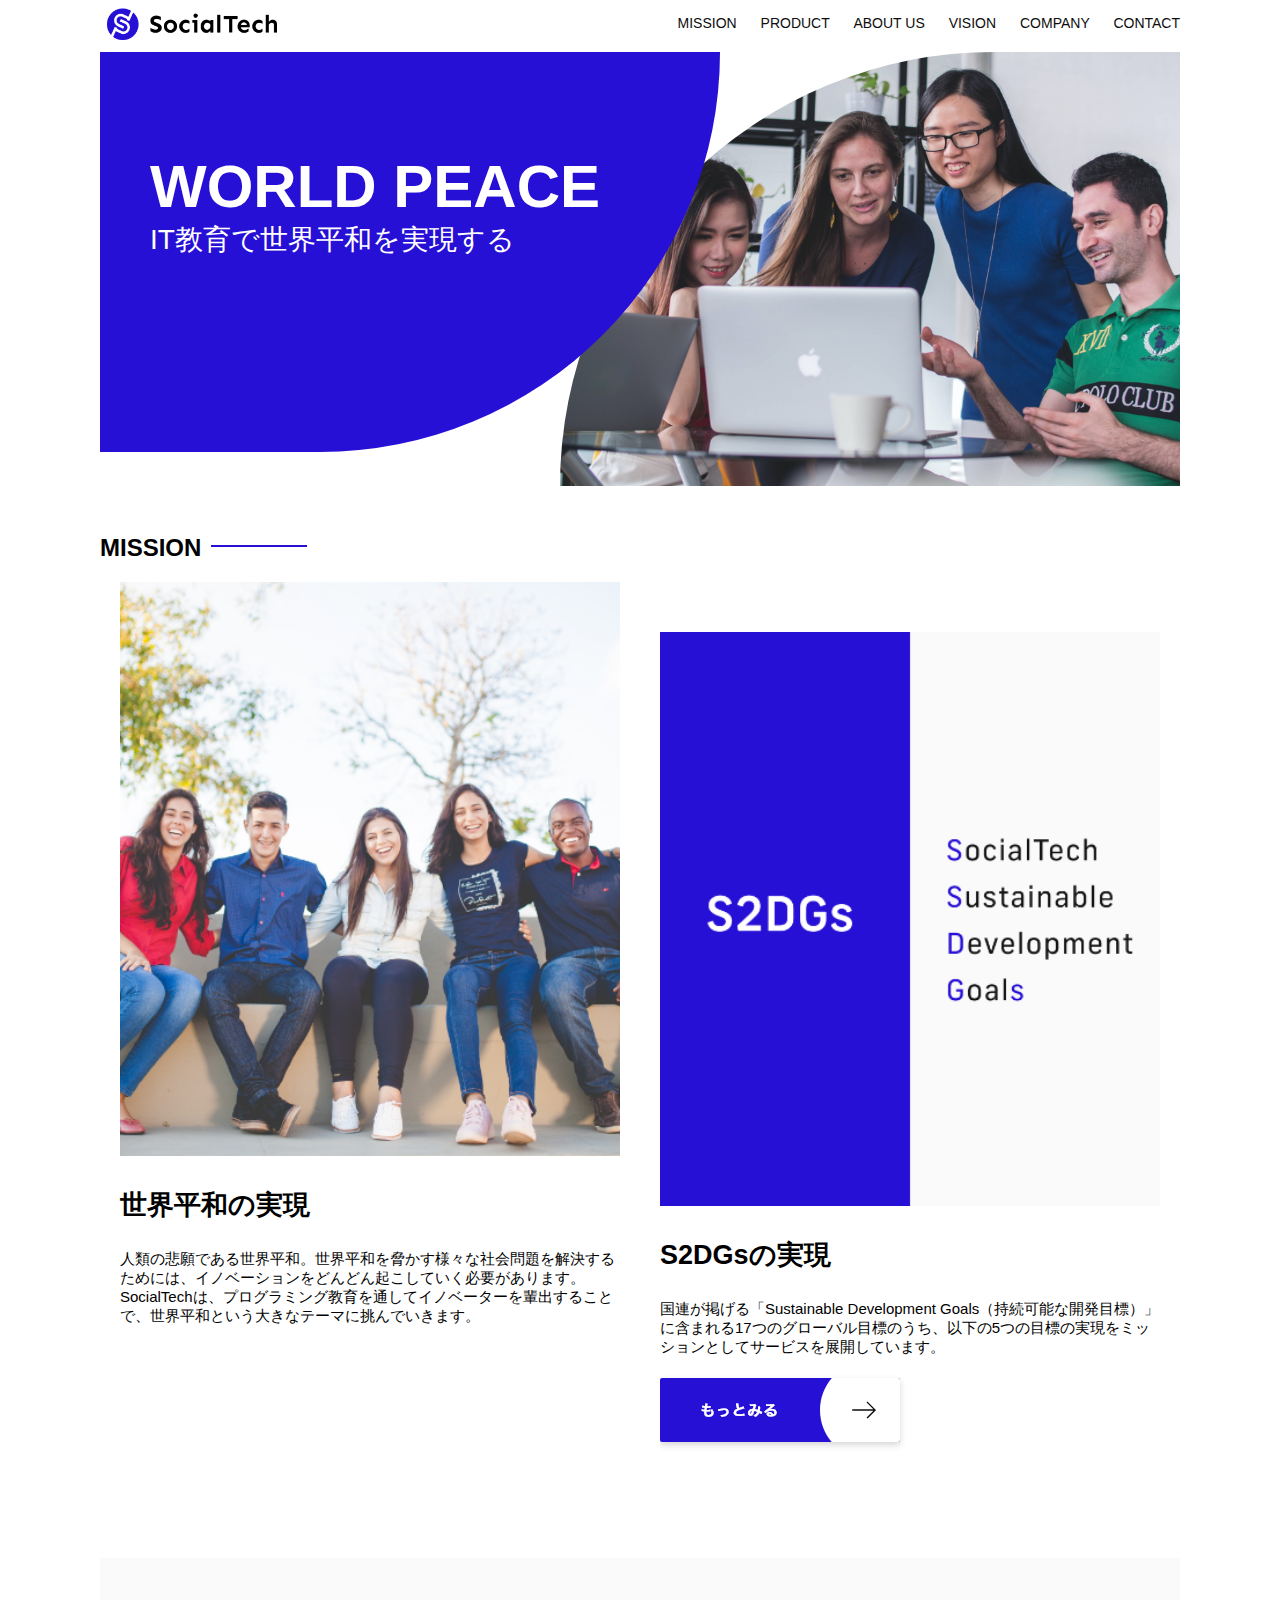
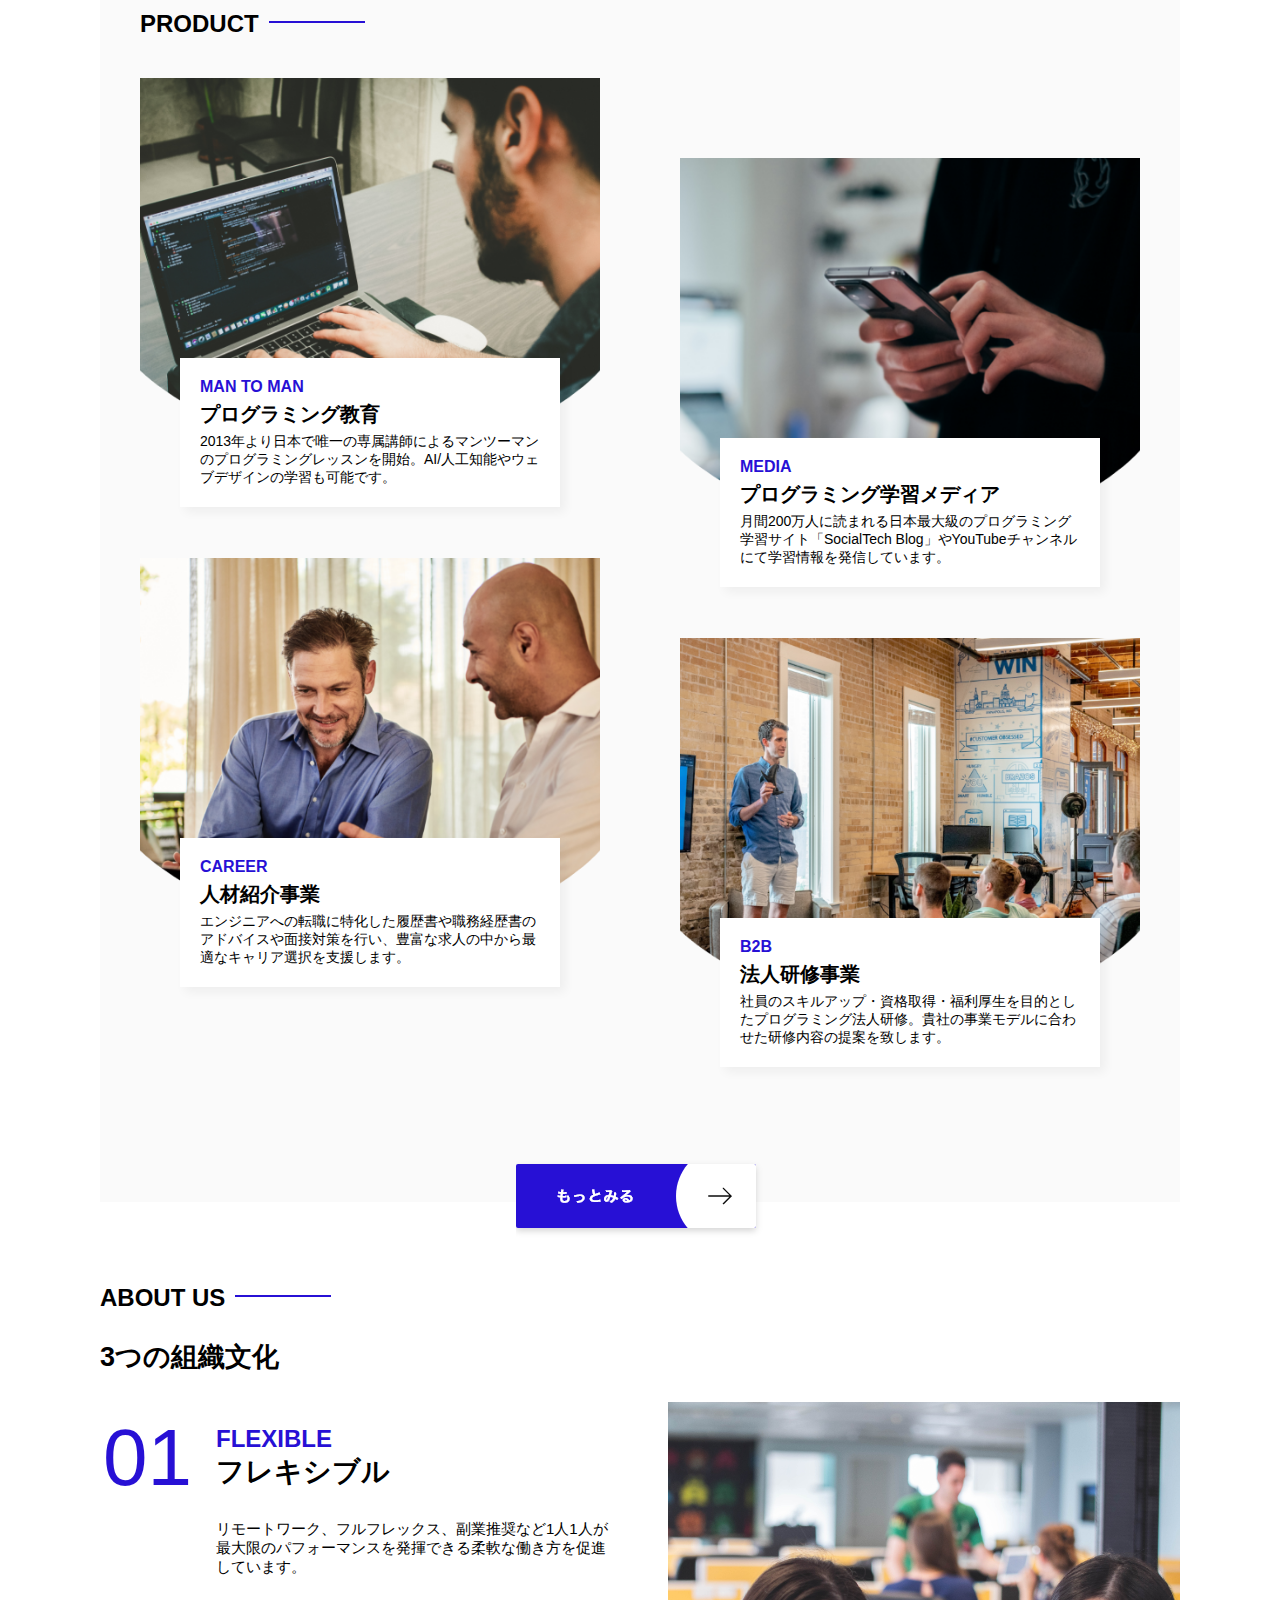
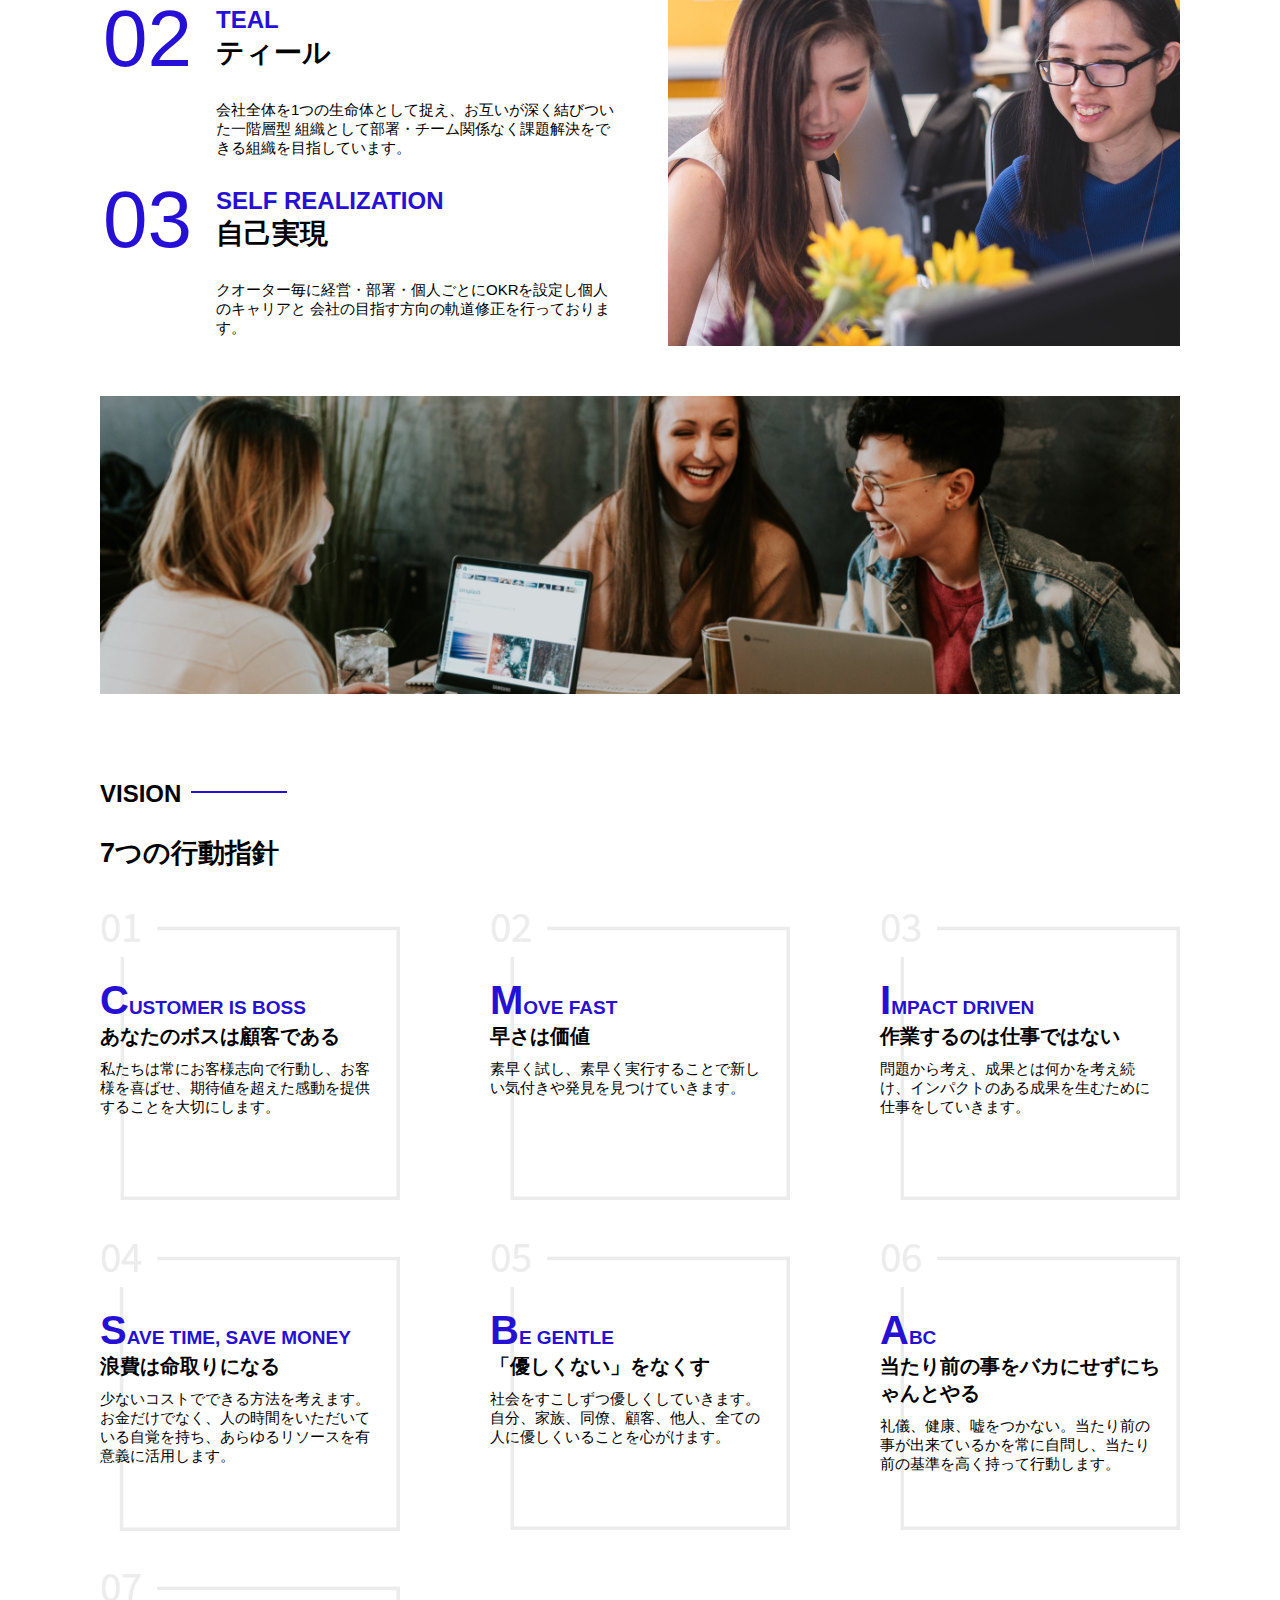
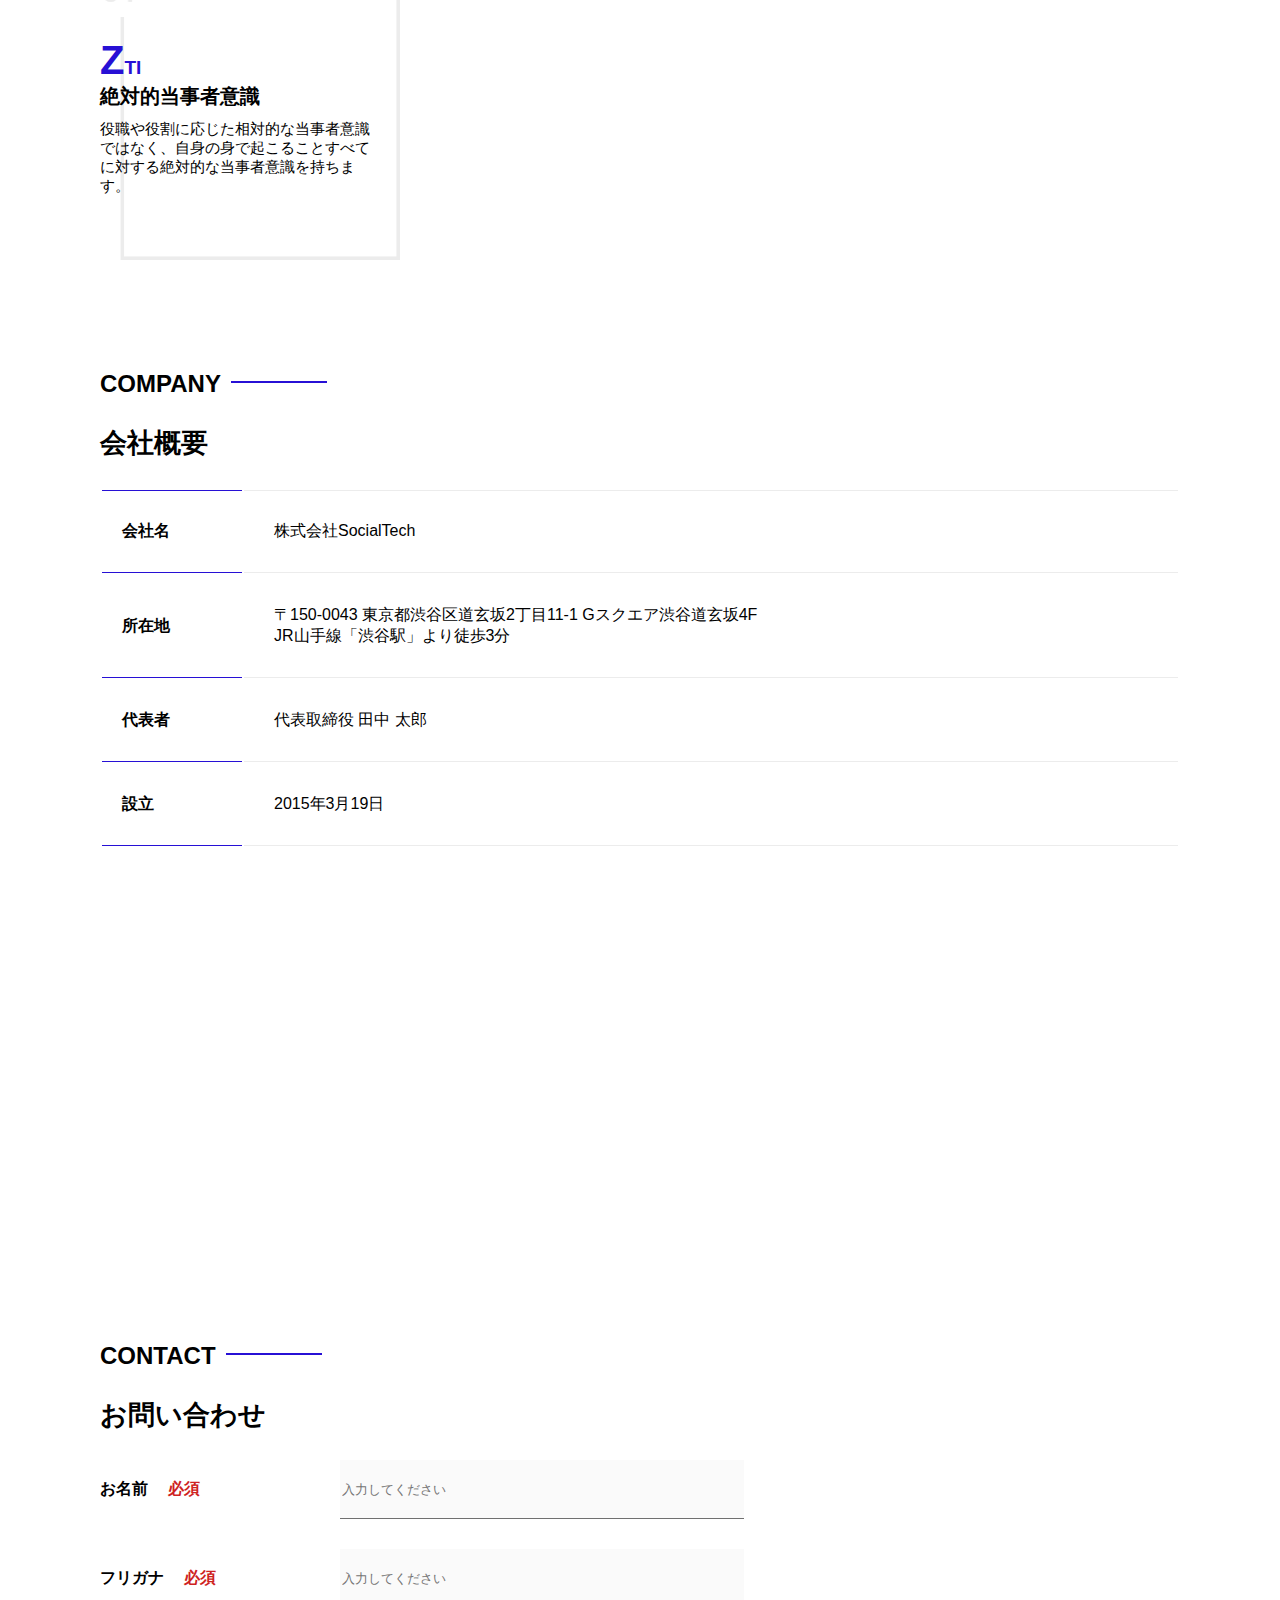
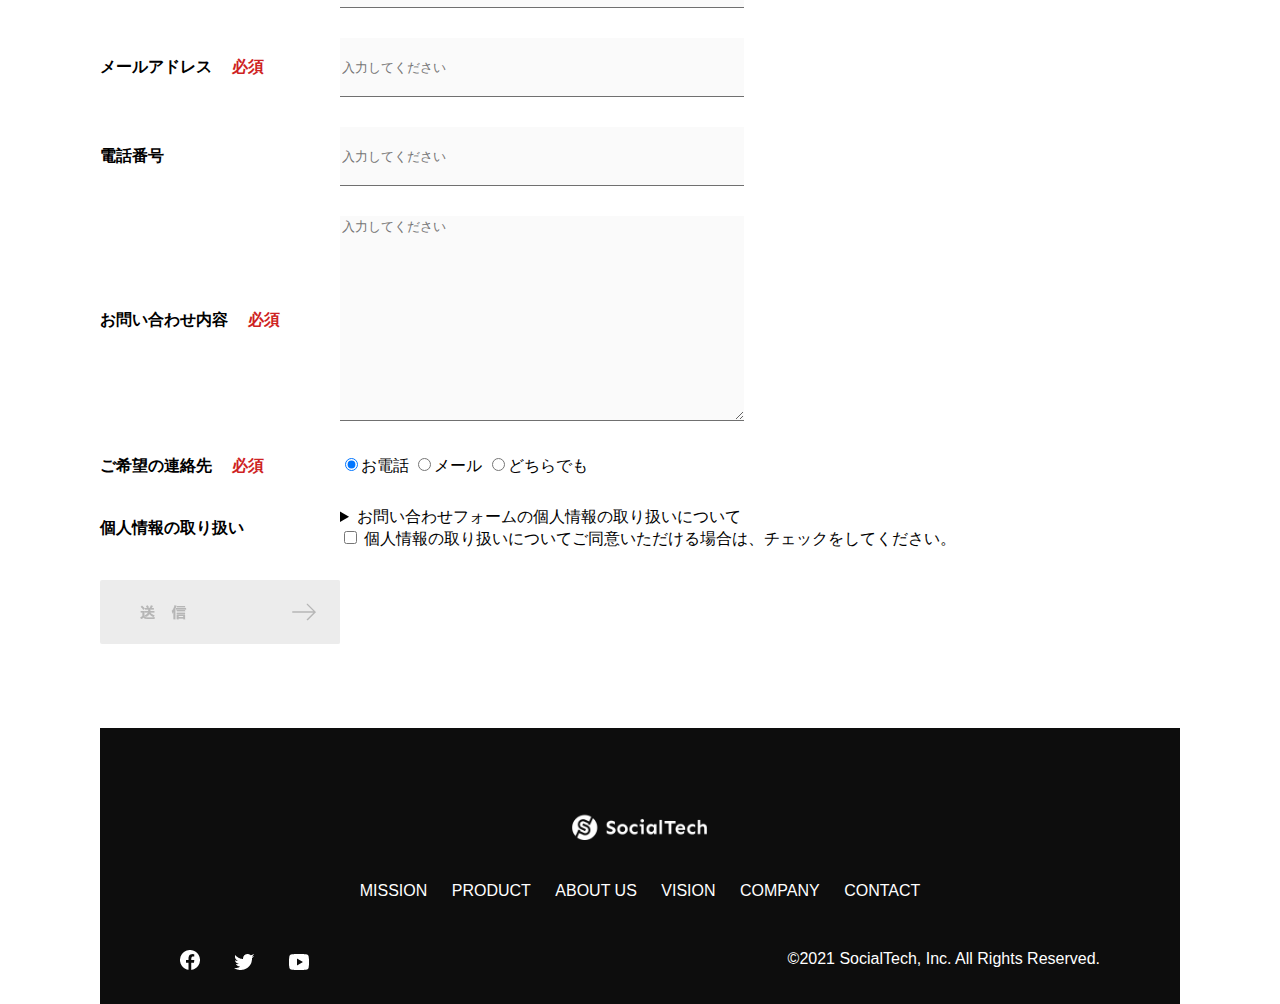
<file: index.html>
<!DOCTYPE html>
<html>
<head>
  <title>SocialTech</title>
  <meta charset="UTF-8">
  <meta name="description" content="SocialTechはEdTech業界のリーディングカンパニーを目指します。">
  <meta name="viewport" content="width=device-width, initial-scale=1.0">
  <link rel="stylesheet" href="style.css">
</head>
<body>
 <!-- ヘッダー -->
    <header>
        <!-- ロゴ -->
        <a href="index.html" id="logo"><img src="images/logo.png" alt="トップページに戻る"></a>
    
         <!-- PC用ナビゲーション -->
         <nav id="nav-pc">
            <a href="mission.html">MISSION</a>
            <a href="product.html">PRODUCT</a>
            <a href="index.html#aboutus">ABOUT US</a>
            <a href="index.html#vision">VISION</a>
            <a href="index.html#company">COMPANY</a>
            <a href="index.html#contact">CONTACT</a>
          </nav>
              <!-- スマホ用メニューボタン -->
     <img id="menu-sp" src="images/button-menu.png" alt="ナビゲーションを開く" onclick="document.getElementById('nav-sp').style.display = 'block'">
        <!-- スマホ用ナビゲーション -->
        <nav id="nav-sp">
          <img id="close" src="images/button-close.png" alt="ナビゲーションを閉じる" onclick="document.getElementById('nav-sp').style.display = 'none'">
          <a id="logo-sp" href="index.html" onclick="document.getElementById('nav-sp').style.display = 'none'"><img
              src="images/logo-sp.png" alt="トップページに戻る"></a>
          <a class="menu" href="mission.html" onclick="document.getElementById('nav-sp').style.display = 'none'">MISSION</a>
          <a class="menu" href="product.html" onclick="document.getElementById('nav-sp').style.display = 'none'">PRODUCT</a>
          <a class="menu" href="index.html#aboutus" onclick="document.getElementById('nav-sp').style.display = 'none'">ABOUT
            US</a>
          <a class="menu" href="index.html#vision"
            onclick="document.getElementById('nav-sp').style.display = 'none'">VISION</a>
          <a class="menu" href="index.html#company"
            onclick="document.getElementById('nav-sp').style.display = 'none'">COMPANY</a>
          <a class="menu" href="index.html#contact"
            onclick="document.getElementById('nav-sp').style.display = 'none'">CONTACT</a>
          <div id="sns">
            <a href="https://www.facebook.com/sejuku2013"><img src="images/button-facebook.png" alt="Facebookのリンク"></a>
            <a href="https://twitter.com/samuraijuku"><img src="images/button-twitter.png" alt="Twitterのリンク"></a>
            <a href="https://www.youtube.com/channel/UCCFOQO5aDK0xXam4cUQXT8g"><img src="images/button-youtube.png" alt="YouTubeのリンク"></a>
          </div>
        </nav>
    </header>
    <main>
        <article>
             <!-- メインビジュアル -->
            <section id="main-visual">
              <div id="main-message">
                <h1>WORLD PEACE</h1>
                <p>IT教育で世界平和を実現する</p>
            </div>
            <img src="images/index/index-main.png" alt="PCの周りに集まる多国籍の仲間たち">
            </section>
             <!--ミッション-->
            <section id="mission">
              <h2 class="index-h2">MISSION</h2>
               <div id="mission-flex">
                <div>
                  <img id="mission-photo" src="images/index/index-mission.png" alt="屋外のベンチで写真を撮影する多国籍の仲間たち">
                  <h3>世界平和の実現</h3>
                  <p>
                    人類の悲願である世界平和。世界平和を脅かす様々な社会問題を解決するためには、イノベーションをどんどん起こしていく必要があります。SocialTechは、プログラミング教育を通してイノベーターを輩出することで、世界平和という大きなテーマに挑んでいきます。
                  </p>
                </div>
                <div>
                  <img id="s2dgs" src="images/index/s2dgs.png" alt="S2DGs">
                  <h3>S2DGsの実現</h3>
                  <p>国連が掲げる「Sustainable Development Goals（持続可能な開発目標）」に含まれる17つのグローバル目標のうち、以下の5つの目標の実現をミッションとしてサービスを展開しています。</p>
                  <a href="mission.html">
                    <img src="images/button-more.png" alt="もっとみる">
                  </a>
                </div>
              </div>
            </section>
  <!-- プロダクト -->
           <section id="product">
              <h2 class="index-h2">PRODUCT</h2>
              <div>
                <div id="product-left">
                  <div>
                    <img class="product-photo" src="images/index/index-mantoman.png" alt="PCでコードを書く男性">
                    <div class="product-explain">
                      <span>MAN TO MAN</span>
                      <h3>プログラミング教育</h3>
                      <p>2013年より日本で唯一の専属講師によるマンツーマンのプログラミングレッスンを開始。AI/人工知能やウェブデザインの学習も可能です。</p>
                    </div>
                  </div>
                  <div>
                    <img class="product-photo" src="images/index/index-career.png" alt="笑顔で話し合う2人の男性">
                    <div class="product-explain">
                      <span>CAREER</span>
                      <h3>人材紹介事業</h3>
                      <p>エンジニアへの転職に特化した履歴書や職務経歴書のアドバイスや面接対策を行い、豊富な求人の中から最適なキャリア選択を支援します。</p>
                    </div>
                  </div>

                </div>
                <div id="product-right">
                  <div>
                    <img class="product-photo" src="images/index/index-media.png" alt="スマートフォンを操作する人">
                    <div class="product-explain">
                      <span>MEDIA</span>
                      <h3>プログラミング学習メディア</h3>
                      <p>月間200万人に読まれる日本最大級のプログラミング学習サイト「SocialTech Blog」やYouTubeチャンネルにて学習情報を発信しています。</p>
                    </div>
                  </div>
                  <div>
                    <img class="product-photo" src="images/index/index-b2b.png" alt="講演中の男性とそれを聴く人々">
                    <div class="product-explain">
                      <span>B2B</span>
                      <h3>法人研修事業</h3>
                      <p>社員のスキルアップ・資格取得・福利厚生を目的としたプログラミング法人研修。貴社の事業モデルに合わせた研修内容の提案を致します。</p>
                    </div>
                  </div>
                </div>
              </div>
              <div>
                <a id="product-more" href="product.html">
                  <img src="images/button-more.png" alt="もっとみる">
                </a>
              </div>
                </div>
              </div>
            </section>
  <!---ABOUT US-->
         <section id="aboutus">
          <h2 class="index-h2">ABOUT US</h2>
          <h3>3つの組織文化</h3>
          <div>
            <table class="culture-table">
              <tr>
                <td>
                  <span class="culture-num">01</span>
                </td>
                <td>
                  <span class="culture-en">FLEXIBLE</span>
                  <span class="culture-jp">フレキシブル</span>
                </td>
              </tr>
              <tr>
                <td>
                  <!--空のセル-->
                </td>
                <td>
                  <p class="culture-description">
                    リモートワーク、フルフレックス、副業推奨など1人1人が最大限のパフォーマンスを発揮できる柔軟な働き方を促進しています。
                  </p>
                </td>
              </tr>
              <tr>
                <td>
                  <span class="culture-num">02</span>
                </td>
                <td>
                  <span class="culture-en">TEAL</span>
                  <span class="culture-jp">ティール</span>   
                </td>
              </tr>
              <tr>
                <td>
                <!--空のセル-->
                </td>
                <td>
                  <p class="culture-description">
                    会社全体を1つの生命体として捉え、お互いが深く結びついた一階層型
                    組織として部署・チーム関係なく課題解決をできる組織を目指しています。
                  </p>
                </td>
              </tr>
              <tr>
                <td>
                  <span class="culture-num">03</span>
                </td>
                <td>
                  <span class="culture-en">SELF REALIZATION</span>
                  <span class="culture-jp">自己実現</span>
                </td>
              </tr>
              <tr>
                <td>
                  <!--空のセル-->
                </td>
                <td>
                  <p class="culture-description">
                    クオーター毎に経営・部署・個人ごとにOKRを設定し個人のキャリアと
                    会社の目指す方向の軌道修正を行っております。
                  </p>
                </td>
              </tr>
            </table>
            <img class="culture-img" src="images/index/index-aboutus1.png" alt="笑顔で話し合う2人の女性">
          </div>
          <img class="culture-img2" src="images/index/index-aboutus2.png" alt="笑顔で話し合う3人の男女">
        </section>
       <!-- VISION -->
       <section id="vision">
        <h2 class="index-h2">VISION</h2>
        <h3>7つの行動指針</h3>
        <div>

      <div class="vision-box">
        <img src="images/index/vision-01.png" alt="01">
        <span>
          <h4>CUSTOMER IS BOSS</h4>
          <h5>あなたのボスは顧客である</h5>
          <p>私たちは常にお客様志向で行動し、お客様を喜ばせ、期待値を超えた感動を提供することを大切にします。</p>
        </span>
      </div>
      <div class="vision-box">
        <img src="images/index/vision-02.png" alt="02">
        <span>
          <h4>MOVE FAST</h4>
          <h5>早さは価値</h5>
          <p>素早く試し、素早く実行することで新しい気付きや発見を見つけていきます。</p>
        </span>
      </div>
      <div class="vision-box">
        <img src="images/index/vision-03.png" alt="03">
        <span>
          <h4>IMPACT DRIVEN</h4>
          <h5>作業するのは仕事ではない</h5>
          <p>問題から考え、成果とは何かを考え続け、インパクトのある成果を生むために仕事をしていきます。</p>
        </span>
      </div>
      <div class="vision-box">
        <img src="images/index//vision-04.png" alt="04">
        <span>
          <h4>SAVE TIME, SAVE MONEY</h4>
          <h5>浪費は命取りになる</h5>
          <p>少ないコストでできる方法を考えます。お金だけでなく、人の時間をいただいている自覚を持ち、あらゆるリソースを有意義に活用します。</p>
        </span>
      </div>
      <div class="vision-box">
        <img src="images/index/vision-05.png" alt="05">
        <span>
          <h4>BE GENTLE</h4>
          <h5>「優しくない」をなくす</h5>
          <p>社会をすこしずつ優しくしていきます。自分、家族、同僚、顧客、他人、全ての人に優しくいることを心がけます。</p>
        </span>
      </div>
      <div class="vision-box">
        <img src="images/index/vision-06.png" alt="06">
        <span>
          <h4>ABC</h4>
          <h5>当たり前の事をバカにせずにちゃんとやる</h5>
          <p>礼儀、健康、嘘をつかない。当たり前の事が出来ているかを常に自問し、当たり前の基準を高く持って行動します。</p>
        </span>
      </div>
      <div class="vision-box">
        <img src="images/index/vision-07.png" alt="07">
        <span>
          <h4>ZTI</h4>
          <h5>絶対的当事者意識</h5>
          <p>役職や役割に応じた相対的な当事者意識ではなく、自身の身で起こることすべてに対する絶対的な当事者意識を持ちます。</p>
        </span>
      </div>
    </div>
  </section>
         <!-- COMPANY -->
         <section id="company">
          <h2 class="index-h2">COMPANY</h2>
          <h3>会社概要</h3>
          <table id="company-table">
            <tr>
              <th class="tableheader-first">会社名</th>
              <td class="cell-first">株式会社SocialTech</td>
            </tr>
            <tr>
              <th class="tableheader">所在地</th>
              <td class="cell">〒150-0043 東京都渋谷区道玄坂2丁目11-1 Gスクエア渋谷道玄坂4F<br>JR山手線「渋谷駅」より徒歩3分</td>
            </tr>
            <tr>
              <th class="tableheader">代表者</th>
              <td class="cell">代表取締役 田中 太郎</td>
            </tr>
            <tr>
              <th class="tableheader">設立</th>
              <td class="cell">2015年3月19日</td>
            </tr>
          </table>
          <iframe
           src="https://www.google.com/maps/embed?pb=!1m18!1m12!1m3!1d3241.7759544892483!2d139.69399665123464!3d35.65789123876098!2m3!1f0!2f0!3f0!3m2!1i1024!2i768!4f13.1!3m3!1m2!1s0x60188caa0042e8d1%3A0xba130bea826a7aa2!2z44CSMTUwLTAwNDMg5p2x5Lqs6YO95riL6LC35Yy66YGT546E5Z2C77yS5LiB55uu77yR77yR4oiS77yR!5e0!3m2!1sja!2sjp!4v1636872991912!5m2!1sja!2sjp"
           style="border:0;" allowfullscreen="" loading="lazy">
         </iframe>
        </section>
<!-- お問い合わせフォーム -->
       <section id="contact">
        <h2 class="index-h2">CONTACT</h2>
        <h3>お問い合わせ</h3>
<!-- STATIC FORMSのフォームタグ -->
        <form action="https://api.staticforms.xyz/submit" method="post">
          <input type="text" name="honeypot" style="display:none">
          <!-- STATIC FORMSのアクセスキー -->
          <input type="hidden" name="accessKey" value="6ba8562c-fa08-4bee-9ac9-efc252c5ffd3">
          <!--メールのタイトル-->
          <input type="hidden" name="subject" value="お問い合わせフォーム">
          <!--送信先のメールアドレスをvalueに設定する-->
          <input type="hidden" name="replyTo" value="leneuviemechat009@gmail.com">
          <!--redirectToのURLは公開後のURLへリンクする-->
          <input type="hidden" name="redirectTo" value="">
          <div>
            <div class="contact-heading">
              <label class="contact-label">お名前<span class="contact-span">必須</span></label>
            </div>
            <div>
              <input type="text" name="name" placeholder="入力してください" class="contact-textbox">
            </div>
          </div>
          <div>
            <div class="contact-heading">
              <label class="contact-label">フリガナ<span class="contact-span">必須</span></label>
            </div>
            <div>
              <input type="text" name="hurigana" placeholder="入力してください" class="contact-textbox">
            </div>
          </div>
          <div>
            <div class="contact-heading">
              <label class="contact-label">メールアドレス<span class="contact-span">必須</span></label>
            </div>
            <div>
              <input type="text" name="email" placeholder="入力してください" class="contact-textbox">
            </div>
          </div>
          <div>
            <div class="contact-heading">
              <label class="contact-label">電話番号</label>
            </div>
            <div>
              <input type="text" name="tel" placeholder="入力してください" class="contact-textbox">
            </div>
          </div>
          <div>
            <div class="contact-heading">
              <label class="contact-label">お問い合わせ内容<span class="contact-span">必須</span></label>
            </div>
            <div>
              <textarea class="contact-textarea" placeholder="入力してください" name="message"></textarea>
            </div>
          </div>
          <div>
            <div class="contact-heading">
              <label class="contact-label">ご希望の連絡先<span class="contact-span">必須</span></label>
            </div>
            <div>
              <input class="radiobutton" type="radio" value="tel" name="contact" checked><label>お電話</label>
              <input class="radiobutton" type="radio" value="mail" name="contact"><label>メール</label>
              <input class="radiobutton" type="radio" value="both" name="contact"><label>どちらでも</label>
            </div>
          </div>
          <div>
            <div class="contact-heading">
              <label class="contact-label">個人情報の取り扱い</label>
            </div>
            <div>
              <details>
                <summary>お問い合わせフォームの個人情報の取り扱いについて</summary>
                <div>
                  <span>１．組織の名称又は氏名</span><br>
                  株式会社SocialTech<br><br>
                  <span>２．個人情報保護管理者（若しくはその代理人）の氏名又は職名、所属及び連絡先
                    鈴木 一郎 コーポレート部</span><br>
                  メールアドレス：support@socialtech.net<br>
                  TEL：03-xxxx-xxxx<br>
                  <span>３．個人情報の利用目的</span><br>
                  ・本サービス及び本サービスに関連する情報の提供又はそれらに関する連絡のため<br>
                  ・ユーザーの本人確認のため<br>
                  ・当社サービスのご案内のため<br>
                  ・当社の商品等の広告または宣伝（電子メールによるものを含むものとします。）<br><br>
                  <span>４．個人情報の取り扱い業務の委託</span><br>
                  個人情報の取扱業務の全部または一部を外部に業務委託する場合があります。<br>
                  その際、弊社は、個人情報を適切に保護できる管理体制を敷き実行していることを条件として<br>
                  委託先を厳選したうえで、機密保持契約を委託先と締結し、お客様の個人情報を厳密に管理させます。<br><br>
                  <span>５．個人情報の開示等の請求</span><br>
                  お客様は、弊社に対してご自身の個人情報の開示等（利用目的の通知、開示、内容の訂正・追加・削除、利用の停止または消去、第三者への提供の停止）に関して、当社問合わせ窓口に申し出ることができます。<br>
                  その際、弊社はお客様ご本人を確認させていただいたうえで、合理的な期間内に対応いたします。<br><br>
                  なお、個人情報に関する弊社問合わせ先は、次の通りです。<br><br>
                  株式会社SocialTech　個人情報問合せ窓口<br>
                  〒150-0043　東京都渋谷区道玄坂2丁目11-1 Ｇスクエア渋谷道玄坂 4F<br>
                  メールアドレス：support@socialtech.net　TEL：03-xxxx-xxxx<br><br>
                  <span>６．個人情報を提供されることの任意性について</span><br><br>
                  お客様がご自身の個人情報を弊社に提供されるか否かは、お客様のご判断によりますが、もしご提供されない場合には、適切なサービスが提供できない場合がありますので予めご了承ください。
                </div>
              </details>
              <input type="checkbox" name="agree">
              <span>個人情報の取り扱いについてご同意いただける場合は、チェックをしてください。</span>
            </div>
          </div>
          <input type="image" src="images/button-submit.png" alt="送信する">
        </form>
      </section>
        </article>
        <footer>
          <div id="footer-logo">
            <img src="images/logo-sp.png" alt="SocialTech">
          </div>
          <div id="footer-link">
            <a href="mission.html">MISSION</a>
            <a href="product.html">PRODUCT</a>
            <a href="index.html#aboutus">ABOUT US</a>
            <a href="index.html#vision">VISION</a>
            <a href="index.html#company">COMPANY</a>
            <a href="index.html#contact">CONTACT</a>
          </div>
          <div id="sns-footer">
            <a href="https://www.facebook.com/sejuku2013"><img src="images/button-facebook.png" alt="Facebookのリンク"></a>
            <a href="https://twitter.com/samuraijuku"><img src="images/button-twitter.png" alt="Twitterのリンク"></a>
            <a href="https://www.youtube.com/channel/UCCFOQO5aDK0xXam4cUQXT8g"><img src="images/button-youtube.png" alt="YouTubeのリンク"></a>
            <span id="copyright">&copy;2021 SocialTech, Inc. All Rights Reserved. </span>
          </div>
        </footer>
    </main>
</body>
</html>
</file>
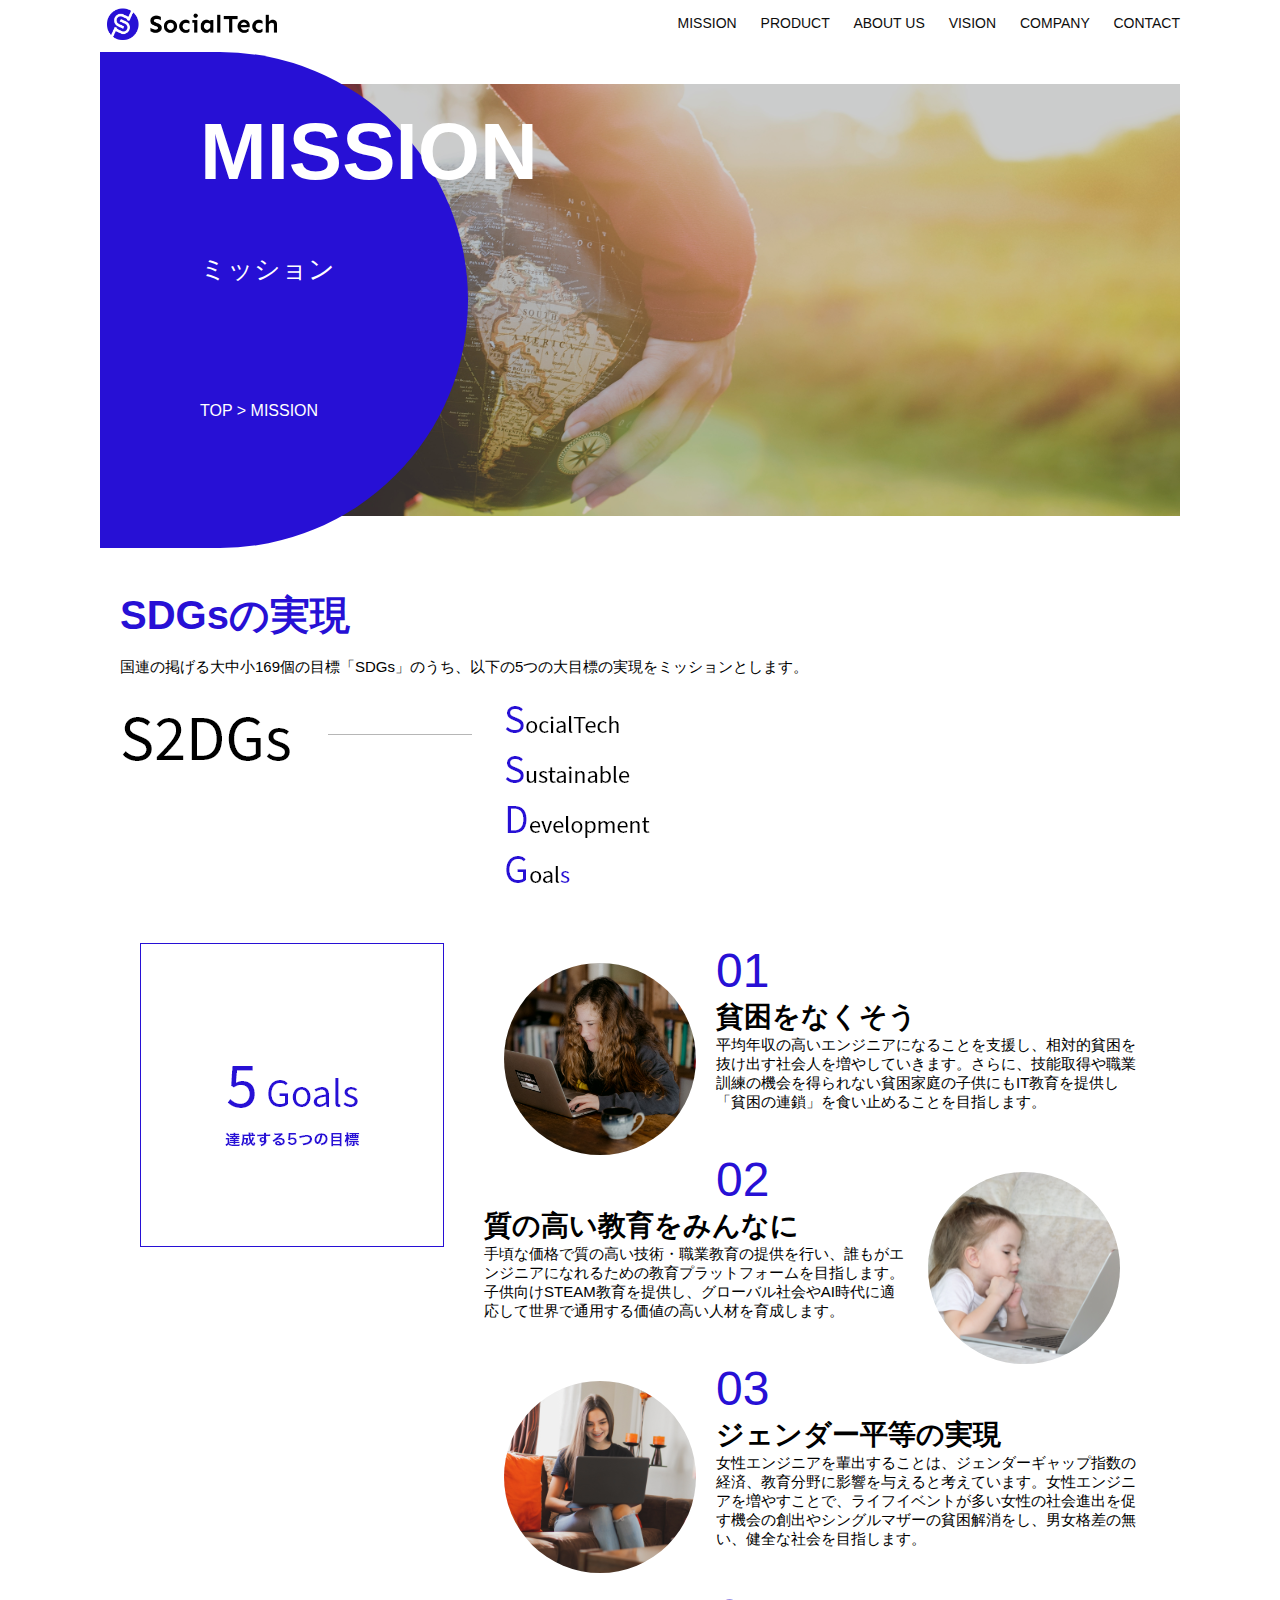
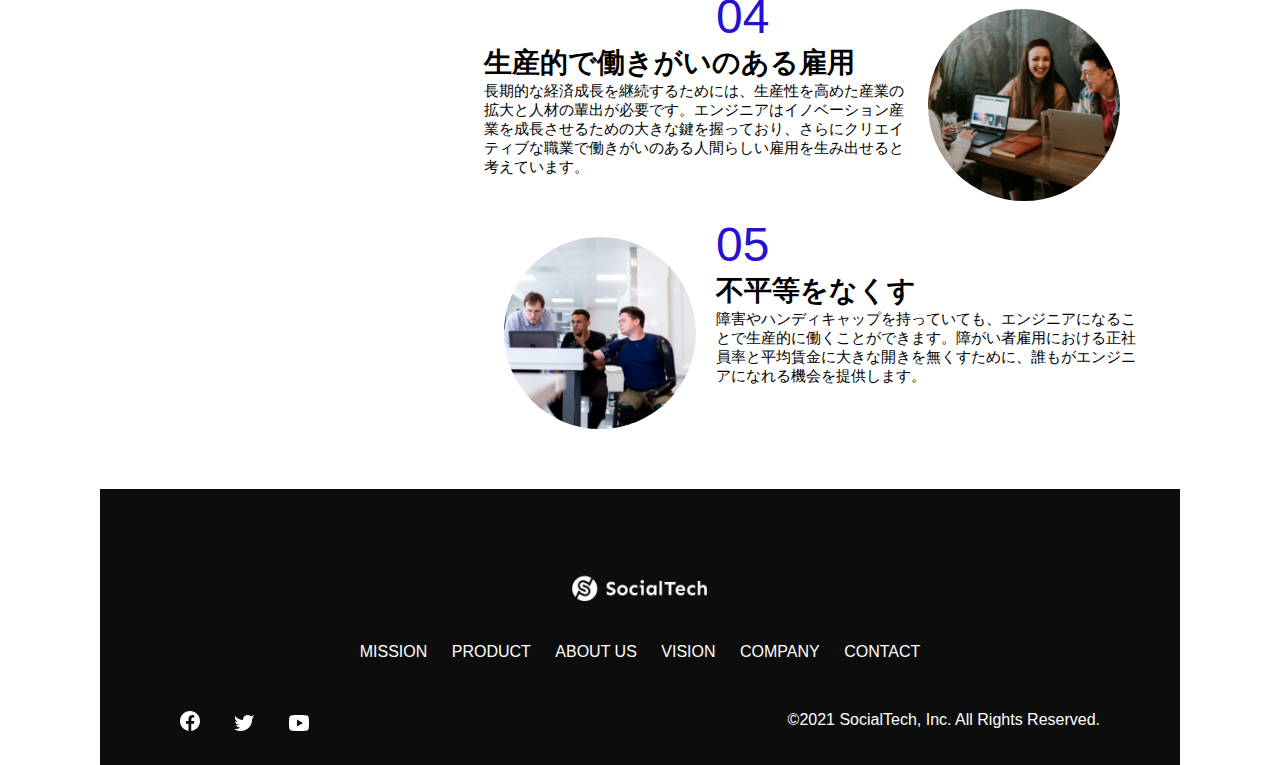
<file: mission.html>
<!DOCTYPE html>
<html lang="ja">
<head>
    <title>SocialTech - MISSION ミッション -</title>
    <meta charset="UTF-8">
    <meta name="description" content="SocialTechが目指す5つの目標（S2DGs）を紹介します">
    <meta name="viewport" content="width=device-width, initial-scale=1.0">
    <link rel="stylesheet" href="style.css">
</head>
<body>
<!-- ヘッダー -->
    <header>
<!-- ロゴ -->
<a href="index.html" id="logo"><img src="images/logo.png" alt="トップページに戻る"></a>
  
<!-- PC用ナビゲーション -->
    <nav id="nav-pc">
        <a href="mission.html">MISSION</a>
        <a href="product.html">PRODUCT</a>
        <a href="index.html#aboutus">ABOUT US</a>
        <a href="index.html#vision">VISION</a>
        <a href="index.html#company">COMPANY</a>
        <a href="index.html#contact">CONTACT</a>
    </nav>
  
<!-- スマホ用メニューボタン -->
      <img id="menu-sp" src="images/button-menu.png" alt="ナビゲーションを開く" onclick="document.getElementById('nav-sp').style.display = 'block'">
  
<!-- スマホ用ナビゲーション -->
      <nav id="nav-sp">
        <img id="close" src="images/button-close.png" alt="ナビゲーションを閉じる" onclick="document.getElementById('nav-sp').style.display = 'none'">
        <a id="logo-sp" href="index.html" onclick="document.getElementById('nav-sp').style.display = 'none'"><img
            src="images/logo-sp.png" alt="トップページに戻る"></a>
        <a class="menu" href="mission.html" onclick="document.getElementById('nav-sp').style.display = 'none'">MISSION</a>
        <a class="menu" href="product.html" onclick="document.getElementById('nav-sp').style.display = 'none'">PRODUCT</a>
        <a class="menu" href="index.html#aboutus" onclick="document.getElementById('nav-sp').style.display = 'none'">ABOUT
          US</a>
        <a class="menu" href="index.html#vision"
          onclick="document.getElementById('nav-sp').style.display = 'none'">VISION</a>
        <a class="menu" href="index.html#company"
          onclick="document.getElementById('nav-sp').style.display = 'none'">COMPANY</a>
        <a class="menu" href="index.html#contact"
          onclick="document.getElementById('nav-sp').style.display = 'none'">CONTACT</a>
        <div id="sns">
          <a href="https://www.facebook.com/sejuku2013"><img src="images/button-facebook.png" alt="Facebookのリンク"></a>
          <a href="https://twitter.com/samuraijuku"><img src="images/button-twitter.png" alt="Twitterのリンク"></a>
          <a href="https://www.youtube.com/channel/UCCFOQO5aDK0xXam4cUQXT8g"><img src="images/button-youtube.png" alt="YouTubeのリンク"></a>
        </div>
      </nav>
    </header>
    <main>
        <article>
            <section id="mission-main">
                <div id="mission-title">
                  <h1>MISSION</h1>
                  <span>ミッション</span>
                  <div>TOP > MISSION</div>
                </div>
              </section>
              <section id="mission-s2dgs">
                <h2 class="mission-h2">SDGsの実現</h2>
                <p>国連の掲げる大中小169個の目標「SDGs」のうち、以下の5つの大目標の実現をミッションとします。</p>
                <img src="images/mission/mission-s2dgs.png" alt="S2DGs">
              </section>
              <section id="mission-5goals">
                <div>
                  <img id="s2dgs-image" src="images/mission/mission-5goals.png" alt="5Goals">
                </div>
              
              <div>
                <div>
                  <img class="fivegoals-image-left" src="images/mission/mission-5goals01.png" alt="PCを操作する女の子">
                  <span class="fivegoals-number">01</span>
                  <h3 class="fivegoals-h3">貧困をなくそう</h3>
                  <p class="fivegoals-p">
                    平均年収の高いエンジニアになることを支援し、相対的貧困を抜け出す社会人を増やしていきます。さらに、技能取得や職業訓練の機会を得られない貧困家庭の子供にもIT教育を提供し「貧困の連鎖」を食い止めることを目指します。
                  </p>
                </div>
        
                <div>
                  <img class="fivegoals-image-right" src="images/mission/mission-5goals02.png" alt="PCを見つめる小さい女の子">
                  <span class="fivegoals-number">02</span>
                  <h3 class="fivegoals-h3">質の高い教育をみんなに</h3>
                  <p class="fivegoals-p">
                    手頃な価格で質の高い技術・職業教育の提供を行い、誰もがエンジニアになれるための教育プラットフォームを目指します。子供向けSTEAM教育を提供し、グローバル社会やAI時代に適応して世界で通用する価値の高い人材を育成します。
                  </p>
                </div>
        
                <div>
                  <img class="fivegoals-image-left" src="images/mission/mission-5goals03.png" alt="PCを操作する女性">
                  <span class="fivegoals-number">03</span>
                  <h3 class="fivegoals-h3">ジェンダー平等の実現</h3>
                  <p class="fivegoals-p">
                    女性エンジニアを輩出することは、ジェンダーギャップ指数の経済、教育分野に影響を与えると考えています。女性エンジニアを増やすことで、ライフイベントが多い女性の社会進出を促す機会の創出やシングルマザーの貧困解消をし、男女格差の無い、健全な社会を目指します。
                  </p>
                </div>
        
                <div>
                  <img class="fivegoals-image-right" src="images/mission/mission-5goals04.png" alt="笑顔で話し合う3人の男女">
                  <span class="fivegoals-number">04</span>
                  <h3 class="fivegoals-h3">生産的で働きがいのある雇用</h3>
                  <p class="fivegoals-p">
                    長期的な経済成長を継続するためには、生産性を高めた産業の拡大と人材の輩出が必要です。エンジニアはイノベーション産業を成長させるための大きな鍵を握っており、さらにクリエイティブな職業で働きがいのある人間らしい雇用を生み出せると考えています。
                  </p>
                </div>
        
                <div>
                  <img class="fivegoals-image-left" src="images/mission/mission-5goals05.png" alt="障害を持つ男性が生き生きと働く様子">
                  <span class="fivegoals-number">05</span>
                  <h3 class="fivegoals-h3">不平等をなくす</h3>
                  <p class="fivegoals-p">
                    障害やハンディキャップを持っていても、エンジニアになることで生産的に働くことができます。障がい者雇用における正社員率と平均賃金に大きな開きを無くすために、誰もがエンジニアになれる機会を提供します。
                  </p>
                </div>
              </div>
            </section>
        </article>
        <footer>
          <div id="footer-logo">
            <img src="images/logo-sp.png" alt="SocialTech">
          </div>
          <div id="footer-link">
            <a href="mission.html">MISSION</a>
            <a href="product.html">PRODUCT</a>
            <a href="index.html#aboutus">ABOUT US</a>
            <a href="index.html#vision">VISION</a>
            <a href="index.html#company">COMPANY</a>
            <a href="index.html#contact">CONTACT</a>
          </div>
          <div id="sns-footer">
            <a href="https://www.facebook.com/sejuku2013"><img src="images/button-facebook.png" alt="Facebookのリンク"></a>
            <a href="https://twitter.com/samuraijuku"><img src="images/button-twitter.png" alt="Twitterのリンク"></a>
            <a href="https://www.youtube.com/channel/UCCFOQO5aDK0xXam4cUQXT8g"><img src="images/button-youtube.png" alt="YouTubeのリンク"></a>
            <span id="copyright">&copy;2021 SocialTech, Inc. All Rights Reserved. </span>
          </div>
        </footer>   
    </main>
</body>
</html>
</file>
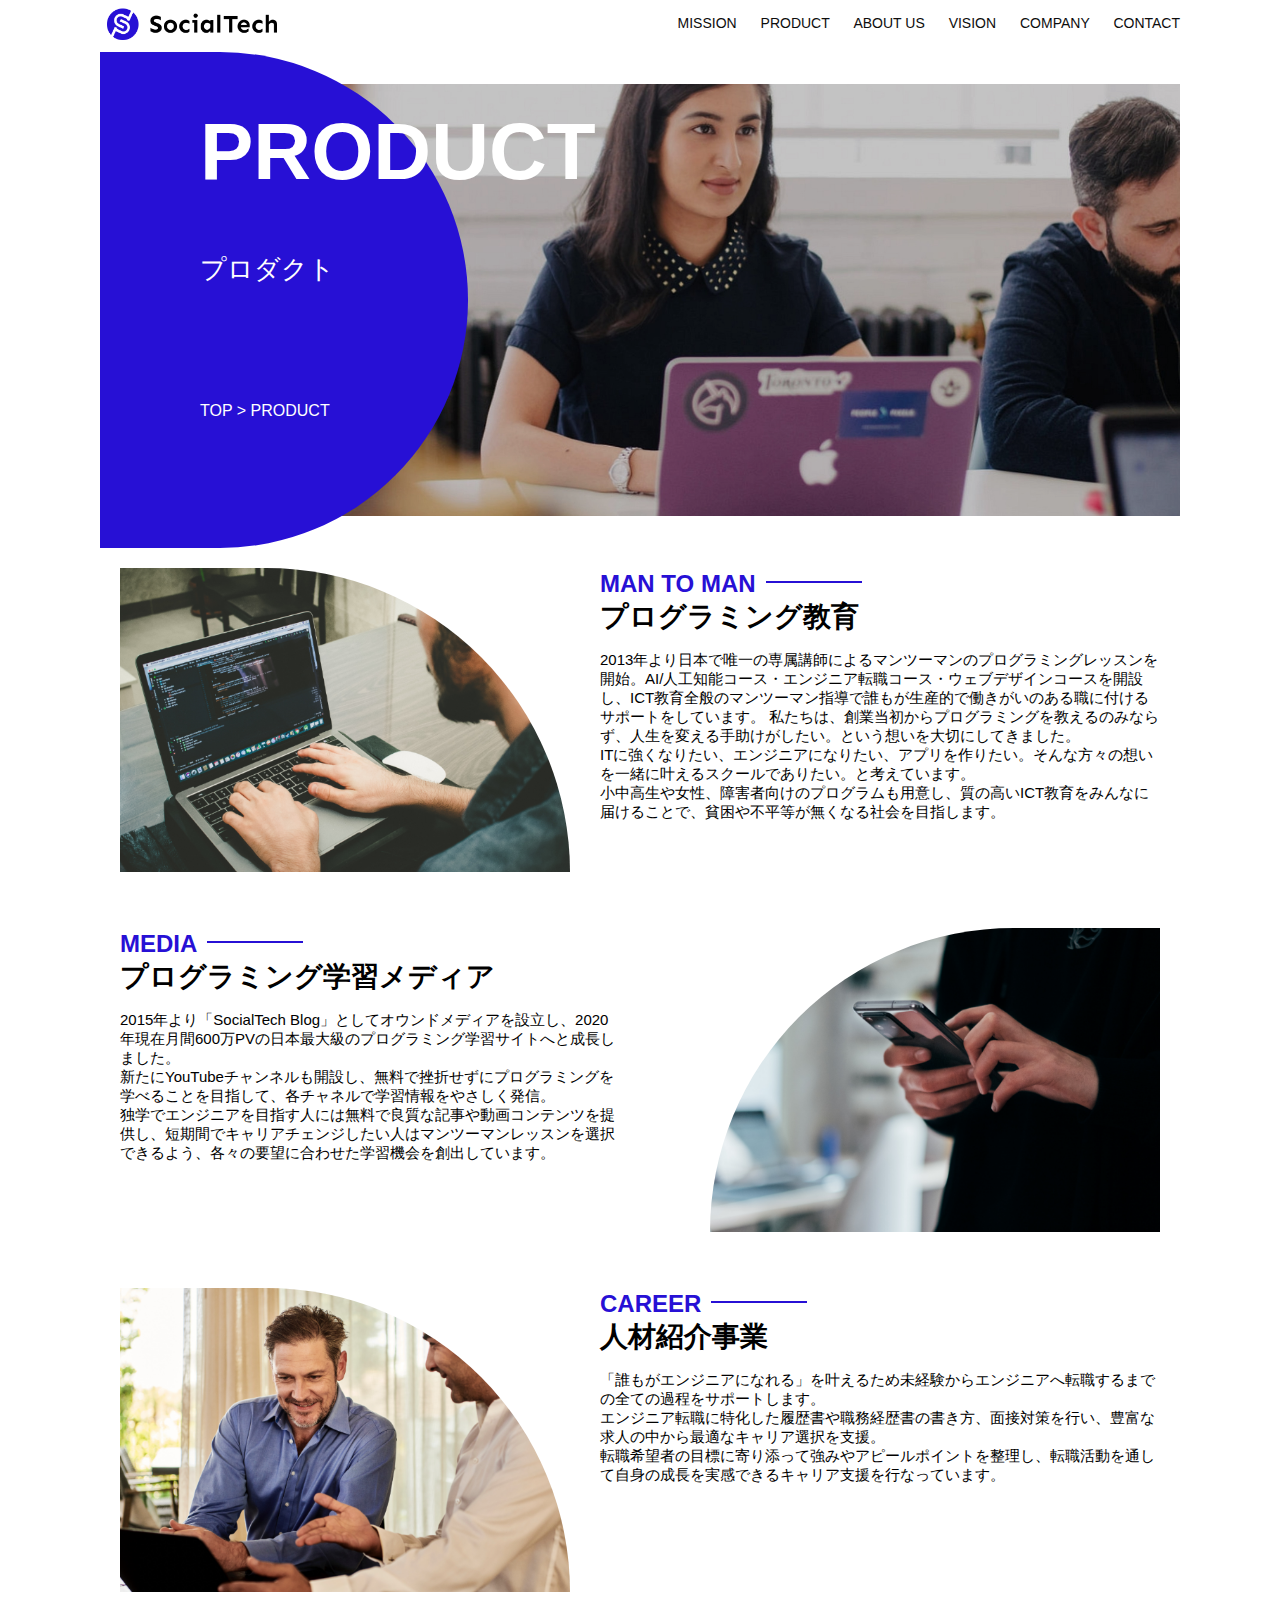
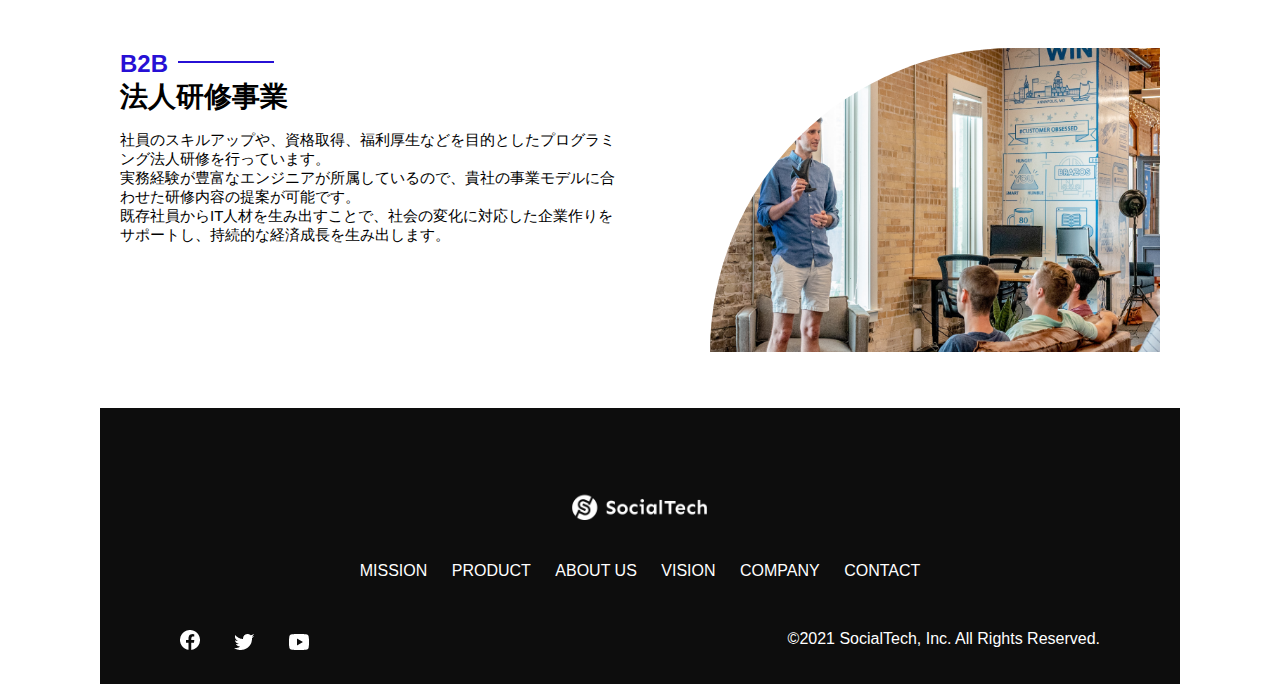
<file: product.html>
<!DOCTYPE html>
<html lang="ja">
    <head>
        <title>SocialTech -PRODUCT プロダクト-</title>
        <meta charset="UTF-8">
        <meta name="description" content="SocialTechの4つのプロダクトを紹介します">
        <meta name="viewport" content="width=device-width, initial-scale=1.0">
        <link rel="stylesheet" href="style.css">
      </head>
<body>
    <!-- ヘッダー -->
    <header>
        <!-- ロゴ -->
        <a href="index.html" id="logo"><img src="images/logo.png" alt="トップページに戻る"></a>
    
        <!-- PC用ナビゲーション -->
        <nav id="nav-pc">
          <a href="mission.html">MISSION</a>
          <a href="product.html">PRODUCT</a>
          <a href="index.html#aboutus">ABOUT US</a>
          <a href="index.html#vision">VISION</a>
          <a href="index.html#company">COMPANY</a>
          <a href="index.html#contact">CONTACT</a>
        </nav>
    
        <!-- スマホ用メニューボタン -->
        <img id="menu-sp" src="images/button-menu.png" alt="ナビゲーションを開く" onclick="document.getElementById('nav-sp').style.display = 'block'">
    
        <!-- スマホ用ナビゲーション -->
        <nav id="nav-sp">
          <img id="close" src="images/button-close.png" alt="ナビゲーションを閉じる" onclick="document.getElementById('nav-sp').style.display = 'none'">
          <a id="logo-sp" href="index.html" onclick="document.getElementById('nav-sp').style.display = 'none'"><img
              src="images/logo-sp.png" alt="トップページに戻る"></a>
          <a class="menu" href="mission.html" onclick="document.getElementById('nav-sp').style.display = 'none'">MISSION</a>
          <a class="menu" href="product.html" onclick="document.getElementById('nav-sp').style.display = 'none'">PRODUCT</a>
          <a class="menu" href="index.html#aboutus" onclick="document.getElementById('nav-sp').style.display = 'none'">ABOUT
            US</a>
          <a class="menu" href="index.html#vision"
            onclick="document.getElementById('nav-sp').style.display = 'none'">VISION</a>
          <a class="menu" href="index.html#company"
            onclick="document.getElementById('nav-sp').style.display = 'none'">COMPANY</a>
          <a class="menu" href="index.html#contact"
            onclick="document.getElementById('nav-sp').style.display = 'none'">CONTACT</a>
          <div id="sns">
            <a href="https://www.facebook.com/sejuku2013"><img src="images/button-facebook.png" alt="Facebookのリンク"></a>
            <a href="https://twitter.com/samuraijuku"><img src="images/button-twitter.png" alt="Twitterのリンク"></a>
            <a href="https://www.youtube.com/channel/UCCFOQO5aDK0xXam4cUQXT8g"><img src="images/button-youtube.png" alt="YouTubeのリンク"></a>
          </div>
        </nav>
      </header>
      <main>
        <article>
            <section id="product-main">
                <div id="product-title">
                  <h1>PRODUCT</h1>
                  <span>プロダクト</span>
                  <div>TOP > PRODUCT</div>
                </div>
              </section>
              <section class="product-section1">
                <img src="images/product/product-mantoman.png" alt="PCでコードを書く男性">
                <div>
                  <h2 class="product-h2">MAN TO MAN</h2>
                  <h3 class="product-h3">プログラミング教育</h3>
                  <p>
                    2013年より日本で唯一の専属講師によるマンツーマンのプログラミングレッスンを開始。AI/人工知能コース・エンジニア転職コース・ウェブデザインコースを開設し、ICT教育全般のマンツーマン指導で誰もが生産的で働きがいのある職に付けるサポートをしています。
                    私たちは、創業当初からプログラミングを教えるのみならず、人生を変える手助けがしたい。という想いを大切にしてきました。<br>ITに強くなりたい、エンジニアになりたい、アプリを作りたい。そんな方々の想いを一緒に叶えるスクールでありたい。と考えています。<br>小中高生や女性、障害者向けのプログラムも用意し、質の高いICT教育をみんなに届けることで、貧困や不平等が無くなる社会を目指します。
                  </p>
                </div>
              </section>
              <section class="product-section2">
                <div>
                  <h2 class="product-h2">MEDIA</h2>
                  <h3 class="product-h3">プログラミング学習メディア</h3>
                  <p>2015年より「SocialTech
                    Blog」としてオウンドメディアを設立し、2020年現在月間600万PVの日本最大級のプログラミング学習サイトへと成長しました。<br>新たにYouTubeチャンネルも開設し、無料で挫折せずにプログラミングを学べることを目指して、各チャネルで学習情報をやさしく発信。<br>独学でエンジニアを目指す人には無料で良質な記事や動画コンテンツを提供し、短期間でキャリアチェンジしたい人はマンツーマンレッスンを選択できるよう、各々の要望に合わせた学習機会を創出しています。
                  </p>
                </div>
                <img src="images/product/product-media.png" alt="スマートフォンを操作する人">
              </section>
              <section class="product-section1">
                <img src="images/product/product-career.png" alt="笑顔で話し合う2人の男性">
                <div>
                  <h2 class="product-h2">CAREER</h2>
                  <h3 class="product-h3">人材紹介事業</h3>
                  <p>
                    「誰もがエンジニアになれる」を叶えるため未経験からエンジニアへ転職するまでの全ての過程をサポートします。<br>エンジニア転職に特化した履歴書や職務経歴書の書き方、面接対策を行い、豊富な求人の中から最適なキャリア選択を支援。<br>転職希望者の目標に寄り添って強みやアピールポイントを整理し、転職活動を通して自身の成長を実感できるキャリア支援を行なっています。<br>
                  </p>
                </div>
              </section>
              <section class="product-section2">
                <div>
                  <h2 class="product-h2">B2B</h2>
                  <h3 class="product-h3">法人研修事業</h3>
                  <p>
                    社員のスキルアップや、資格取得、福利厚生などを目的としたプログラミング法人研修を行っています。<br>実務経験が豊富なエンジニアが所属しているので、貴社の事業モデルに合わせた研修内容の提案が可能です。<br>既存社員からIT人材を生み出すことで、社会の変化に対応した企業作りをサポートし、持続的な経済成長を生み出します。
                  </p>
                </div>
                <img src="images/product/product-b2b.png" alt="講演中の男性とそれを聴く人々">
              </section>

        </article>
        <footer>
          <div id="footer-logo">
            <img src="images/logo-sp.png" alt="SocialTech">
          </div>
          <div id="footer-link">
            <a href="mission.html">MISSION</a>
            <a href="product.html">PRODUCT</a>
            <a href="index.html#aboutus">ABOUT US</a>
            <a href="index.html#vision">VISION</a>
            <a href="index.html#company">COMPANY</a>
            <a href="index.html#contact">CONTACT</a>
          </div>
          <div id="sns-footer">
            <a href="https://www.facebook.com/sejuku2013"><img src="images/button-facebook.png" alt="Facebookのリンク"></a>
            <a href="https://twitter.com/samuraijuku"><img src="images/button-twitter.png" alt="Twitterのリンク"></a>
            <a href="https://www.youtube.com/channel/UCCFOQO5aDK0xXam4cUQXT8g"><img src="images/button-youtube.png" alt="YouTubeのリンク"></a>
            <span id="copyright">&copy;2021 SocialTech, Inc. All Rights Reserved. </span>
          </div>
        </footer>
      </main>   
</body>
</html>
</file>
<file: style.css>
/* PC、スマホ共通スタイル */
 body {
    font-family: "Source Sans Pro", "Hiragino Kaku Gothic ProN", Meiryo, Arial, sans-serif;
  }
  
  p {
    font-size: 15px;
  }

/*================
 PC用のスタイル 
=================*/
@media screen and (min-width: 768px) {
  /* 横幅設定 */
  body {
    max-width: 1080px;
    min-width: 960px;
    margin: 0 auto 0 auto;
  }
  
  /* ヘッダー */
  header {
    display: flex;
    justify-content: space-between;
  }
  /* ナビゲーションのレイアウト */
  #nav-pc {
    font-size: 14px;
    padding-top: 15px;
  }
  
  /* ナビゲーションのリンクの装飾設定 */
  #nav-pc > a {
    text-decoration: none;
    margin-left: 20px;
  }
  #nav-pc > a:link {
    color: #0d0d0d;
  }
  #nav-pc > a:visited {
    color: #0d0d0d;
  }
  #nav-pc > a:hover {
    color: #0d0d0d;
    text-decoration: underline;
  }
  #nav-pc > a:active {
    color: #0d0d0d;
  }
  /* スマホ用ナビを非表示 */
  #nav-sp,
  #menu-sp {
    display: none;
  }
/* メインビジュアル*/
  #main-visual 
  {
    position: relative;
    height: 400px;
  }

  #main-message {
    position: absolute;
    top: 0;
    left: 0;
    background-color: #2710d5;
    color: #ffffff;
    border-radius: 0 0 476px 0;
    max-width: 620px;
    height: 100%;
    width: 100%;
    z-index: 11;
  }

  #main-message > h1 {
    font-size: 60px;
    font-weight: bold;
    margin: 100px 0 0 50px;
  }
  #main-message > p { 
    font-size: 28px;
    margin: 0 0 0 50px;
  }

  #main-visual > img {
    max-width: 620px;
    border-radius: 476px 0 0 0;
    position: absolute;
    top: 0;
    right: 0;
    z-index: 10;
  }
    /* 見出し */
    h2 {
      margin: 40px 0 0 0;
    }
    
    h2::after {
      content: url("images/line.png");
      margin-left: 10px;
    }
    
    h3 {
      font-size: 27px;
    }
  /* ミッション */
  #mission {
    margin: 80px auto 80px auto;
    width: 100%;
  }
  
  #mission-flex {
    width: 100%;
    display: flex;
  }
  #mission-flex > div {
    width: 50%;
    margin: 20px;
  }
  
  #mission-photo {
    width: 100%;
  }
  
  #s2dgs {
    margin-top: 50px;
    width: 100%;
  }
  /* プロダクト */
  #product {
    background-color: #fafafa;
    margin: 80px 0 80px 0;
    padding: 10px 40px 0px 40px;
  }
  
  /* 外枠 */
  #product > div {
    margin-top: 40px;
    display: flex;
  }
  
  /* 左のカラム */
  #product-left {
    width: 50%;
    margin-right: 20px;
  }
  
  /* 右のカラム */
  #product-right {
    width: 50%;
    margin-left: 20px;
    margin-top: 80px;
  }
  
  /* 画像＋説明の枠 */
  #product-left > div {
    position: relative;
    height: 480px;
    margin-right: 20px;
  }
  #product-right > div {
    position: relative;
    height: 480px;
    margin-left: 20px;
  }
   /* 画像 */
   .product-photo {
    width: 100%;
  }
    /* 説明文の枠 */
    .product-explain {
      background-color: #ffffff;
      position: absolute;
      left: 0;
      top: 280px;
      margin: 0 40px 0 40px;
      padding: 20px;
      box-shadow: 5px 5px 10px rgba(0, 0, 0, 0.05);
    }
    
    /* 説明文の英語 */
    .product-explain > span {
      color: #2710d5;
      font-weight: bold;
      font-size: 16px;
      margin: 0;
    }
    
    /* 説明文の見出し */
    .product-explain > h3 {
      font-size: 20px;
      margin: 5px 0 5px 0;
    }
    
    /* 説明文 */
    .product-explain > p {
      font-size: 14px;
      margin: 0;
    }
    
    /* 「もっとみる」ボタン */
    #product-more {
      margin: 0 auto -42px auto;
    }

      /* ABOUT US */
  #aboutus {
    margin: 80px auto 80px auto;
  }
  
  /* 3つの組織文化と画像を入れる枠 */
  #aboutus > div {
    display: flex;
  }

    /* 画像 */
    .culture-img {
      width: 100%;
      align-self: flex-start;
    }
    
    .culture-img2 {
      margin-top: 50px;
      width: 100%;
    }
  
      /* 3つの組織文化の表 */
  .culture-table {
    margin-right: 50px;
  }

/* 番号 */
.culture-num {
  font-size: 80px;
  color: #2710d5;
  margin: 0 20px 0 0;
}

/* 組織文化英語 */
.culture-en {
  color: #2710d5;
  font-weight: bold;
  font-size: 24px;
  display: block;
}

/* 組織文化日本語 */
.culture-jp {
  font-size: 28px;
  font-weight: bold;
}

/* 説明文 */
.culture-description {
  margin: 0;
}

  /* ビジョン */
  #vision {
    margin: 80px auto 80px auto;
  }
  
  /* セクション内の外枠 */
  #vision > div {
    width: 100%;
    display: flex;
    justify-content: space-between;
    flex-wrap: wrap;
  }
  
  /* 7つの行動指針の枠 */
  .vision-box {
    width: 300px;
    height: 300px;
    margin-bottom: 30px;
    position: relative;
  }

  .vision-box > img {
    width: 100%;
    height: auto;
    position: absolute;
    top: 0;
    left: 0;
    z-index: 30;
  }
  
  .vision-box > span {
    position: absolute;
    top: 0;
    left: 0;
    z-index: 31;
    margin-right: 20px;
  }
  
  .vision-box > span > h4 {
    color: #2710d5;
    font-size: 19px;
    margin: 80px 0 0 0;
  }
  
  .vision-box > span > h4::first-letter {
    font-size: 40px;
  }
  
  .vision-box > span > h5 {
    font-size: 20px;
    margin: 0 0 0 0;
  }
  
  .vision-box > span > p {
    margin: 10px 0 0 0;
  }

    /* 会社概要 */
    #company {
      margin: 80px auto 80px auto;
    }

    #company-table {
      width: 100%;
    }
   
    .tableheader {
      text-align: left;
      padding: 20px;
      border-bottom-color: #2710d5;
      border-bottom-width: 1px;
      border-bottom-style: solid;
      width: 100px;
    }
   
    .tableheader-first {
      text-align: left;
      padding: 20px;
      border-bottom-color: #2710d5;
      border-bottom-width: 1px;
      border-bottom-style: solid;
      border-top-color: #2710d5;
      border-top-width: 1px;
      border-top-style: solid;
      width: 100px;
    }
   
    .cell {
      padding: 30px;
      border-bottom-color: #ececec;
      border-bottom-width: 1px;
      border-bottom-style: solid;
    }
   
    .cell-first {
      padding: 30px;
      border-bottom-color: #ececec;
      border-bottom-width: 1px;
      border-bottom-style: solid;
      border-top-color: #ececec;
      border-top-width: 1px;
      border-top-style: solid;
    }
  
    #company > iframe {
      width: 100%;
      height: 368px;
      margin-top: 40px;
    }

      /* お問い合わせ */
  #contact {
    margin: 80px auto 80px auto;
  }
  
  /* 外枠 */
  #contact > form > div {
    display: flex;
    flex-direction: row;
    flex-wrap: wrap;
    padding-bottom: 30px;
  }
  
   /* 左列の見出し */
   .contact-heading {
    width: 240px;
    align-self: center;
  }
  /* 見出しのラベル */
  .contact-label {
    font-weight: bold;
  }
  /* 必須 */
  .contact-span {
    color: #ce2222;
    margin: 0 0 0 20px;
    font-weight: bold;
  }

    /* テキストボックス */
    .contact-textbox {
      border-top: 0;
      border-left: 0;
      border-right: 0;
      border-bottom-width: 1px;
      border-bottom-color: #707070;
      border-bottom-style: solid;
      background-color: #fafafa;
      width: 400px;
      height: 56px;
    }
    /* お問い合わせ内容のテキストエリア */
    .contact-textarea {
      border-top: 0;
      border-left: 0;
      border-right: 0;
      border-bottom-width: 1px;
      border-bottom-color: #707070;
      border-bottom-style: solid;
      background-color: #fafafa;
      width: 400px;
      height: 200px;
    }

  /* 個人情報の取り扱い */
  details {
    width: 700px;
  }
  details > div {
    background-color: #fafafa;
    padding: 20px;
  } 
  details > div > span {
    font-weight: bold;
  }

  /* フッター */
  footer {
      background-color: #0d0d0d;
      text-align: center;
      padding: 80px 80px 30px 80px;
  }
    
#footer-logo {
      margin-bottom: 30px;
}
#footer-link {
  margin-bottom: 50px;
}
#footer-link > a {
  text-decoration: none;
  margin: 10px;
}
#footer-link > a:link {
  color: #ffffff;
}
#footer-link > a:visited {
  color: #ffffff;
}
#footer-link > a:hover {
  color: #ffffff;
  text-decoration: underline;
}
#footer-link > a:active {
  color: #ffffff;
}
#sns-footer {
  text-align: left;
  width: 100%;
}

#sns-footer > a {
  margin-right: 30px;
}

#copyright {
  color: #ffffff;
  float: right;
}

   /* mission.html用スタイル */
   /* ミッションのメインビジュアル */
   #mission-main {
    height: 496px;
    width: 100%;
    background-image: url("images/mission/mission-main.png");
    background-repeat: no-repeat;
    background-position-y: center;
  }

  #mission-title {
    background-color: #2710d5;
    width: 368px;
    color: #ffffff;
    height: 496px;
    border-radius: 0 248px 248px 0;
    position: relative;
  }

  #mission-title > h1 {
    position: absolute;
    top: 0;
    left: 100px;
    font-size: 80px;
  }

  #mission-title > span {
    position: absolute;
    top: 200px;
    left: 100px;
    font-size: 26px;
  }

  #mission-title > div {
    position: absolute;
    top: 350px;
    left: 100px;
    font-size: 16px;
  }

  #mission-s2dgs {
    width: 100%;
    margin: 20px;
  }

  .mission-h2 {
    color: #2710d5;
    font-size: 40px;
  }

  .mission-h2::after {
    content: none;
  }

  #mission-5goals {
    margin: 20px;
    display: flex;
  }

  #mission-5goals > div {
    flex-grow: 1;
    padding: 20px;
  }

  #mission-5goals > div > div {
    margin-bottom: 40px;
  }

  .fivegoals-image-right {
    float: right;
    margin: 20px;
  }

  .fivegoals-image-left {
    float: left;
    margin: 20px;
  }

  .fivegoals-number {
    color: #2710d5;
    font-size: 48px;
    margin: 0;
  }

  .fivegoals-h3 {
    font-size: 28px;
    margin: 0;
  }

  .fivegoals-p {
    margin: 0;
  }

   /* プロダクトページ */
   #product-main {
    height: 496px;
    width: 100%;
    background-image: url("images/product/product-main.png");
    background-repeat: no-repeat;
    background-position-y: center;
  }

  #product-title {
    background-color: #2710d5;
    width: 368px;
    color: #ffffff;
    height: 496px;
    border-radius: 0 248px 248px 0;
    position: relative;
  }
  #product-title > h1 {
    position: absolute;
    top: 0;
    left: 100px;
    font-size: 80px;
  }

  #product-title > span {
    position: absolute;
    top: 200px;
    left: 100px;
    font-size: 26px;
  }

  #product-title > div {
    position: absolute;
    top: 350px;
    left: 100px;
    font-size: 16px;
  }
  /* セクション1 */
  .product-section1 {
    position: relative;
    margin: 20px;
    height: 340px;
  }

  .product-section1 > img {
    position: absolute;
    top: 0;
    left: 0;
    width: 450px;
    margin: 0 40px 30px 0;
    border-radius: 0 432px 0 0;
  }

  .product-section1 > div {
    position: absolute;
    top: 0;
    left: 480px;
  }

  /* セクション2 */
  .product-section2 {
    position: relative;
    margin: 20px;
    height: 340px;
  }

  .product-section2 > img {
    position: absolute;
    top: 0;
    right: 0;
    width: 450px;
    margin: 0 0 30px 40px;
    border-radius: 432px 0 0 0;
  }

  .product-section2 > div {
    width: 500px;
    position: absolute;
    top: 0;
    left: 0;
  }

  .product-h2 {
    color: #2710d5;
    font-size: 24px;
    margin: 0;
  }

  .product-h3 {
    font-size: 28px;
    margin: 0;
  }

}
  /*====================
  スマートフォン用のスタイル
  =====================*/
  @media screen and (max-width: 767px) {
    body {
      min-width: 375px;
      margin: 0;
    }
  
    /* PC用ナビゲーション非表示 */
    #nav-pc {
      display: none;
    }
  
    /* ハンバーガーメニュー */
    #menu-sp {
      float: right;
      padding: 0;
    }
      /* スマホ用ナビゲーションの表示切替 */
   /* 初期状態、レイアウトと非表示設定 */
   #nav-sp {
    background-color: #2710d5;
    position: absolute;
    left: 0;
    top: 0;
    height: 100%;
    width: 100%;
    display: none;
    z-index: 100;
  }

    /* ×ボタン */
    #close {
      position: absolute;
      top: 20px;
      right: 20px;
    }
  
    /* ナビゲーションメニュー用ロゴ */
    #logo-sp {
      margin: 80px 0 30px 20px;
    }
   /* ナビゲーションのリンクの装飾設定 */
   #nav-sp > a {
    display: block;
  }
  #nav-sp > a:link {
    color: #ffffff;
  }
  #nav-sp > a:visited {
    color: #ffffff;
  }
  #nav-sp > a:hover {
    color: #ffffff;
    text-decoration: underline;
  }
  #nav-sp > a:active {
    color: #ffffff;
  }
  #nav-sp > .menu {
    text-decoration: none;
    display: block;
    margin: 0 20px 0 20px;
    height: 44px;
    font-size: 16px;
    background-image: url("images/arrow.png");
    background-repeat: no-repeat;
    background-position: right top;
  }
  #sns {
    position: absolute;
    bottom: 20px;
    left: 20px;
  }
  #sns > a {
    margin-right: 30px;
  }
   /* メインビジュアル */
   #main-visual {
    position: relative;
    height: 470px;
    width: 100%;
    overflow: hidden;
  }
  #main-visual > div {
    position: absolute;
    top: 0;
    left: 0;
    background-color: #2710d5;
    color: white;
    border-radius: 0 0 476px 0;
    text-align: center;
    height: 280px;
    width: 100%;
    z-index: 11;
  }
  #main-visual > div > h1 {
    font-size: 28px;
    margin: 90px 0 0 0;
  }

  #main-visual > div > p {
    margin: 0;
  }

  #main-visual > img {
    width: 100%;
    border-radius: 476px 0 0 0;
    z-index: 10;
    position: absolute;
    bottom: 0;
    right: 0;
  }
     /* 見出し */
     h2::after {
      content: url("images/line.png");
      margin-left: 10px;
    }

    h3 {
      font-size: 24px;
      margin: 10px 0 0 0;
    }
       /* ミッション */
   #mission {
    margin: 20px;
  }

  #mission-photo {
    width: 100%;
  }

  #s2dgs {
    width: 100%;
  }
     /* プロダクト */
   #product {
     background-color: #fafafa;
     padding-top: 10px;
   }
 
   #product h2 {
     margin-left: 20px;
   }
   /* 外枠 */
   /* 左右のカラム　スマホでは縦並び */
   #product-left,
   #product-right {
     margin-right: 20px;
     margin-left: 20px;
   }

   /* 画像＋説明の枠 */
   #product-left > div,
   #product-right > div {
     position: relative;
     height: 540px;
   }
 
   /* 説明文の枠 */
   .product-explain {
     background-color: #ffffff;
     position: absolute;
     left: 0;
     bottom: 50px;
     padding: 20px;
     box-shadow: 5px 5px 10px rgba(0, 0, 0, 0.05);
   }
 
   .product-explain > span {
     color: #2710d5;
     font-weight: bold;
     font-size: 16px;
     margin: 0px;
   }
 
   .product-explain > h3 {
     margin: 10px 0 10px 0;
   }
   /* 画像 */
   .product-photo {
    width: 100%;
  }

  #product-more > img {
    margin: 0 0 -42px 20px;
  }
   /* ABOUT US */
   #aboutus {
    margin: 80px 20px 80px 20px;
  }

  #aboutus > div {
    display: flex;
    flex-direction: column;
  }

  .culture-table {
    width: 100%;
    padding-right: 20px;
    order: 2;
  }
  .culture-img {
    width: 100%;
    order: 1;
  }

  .culture-img2 {
    width: 100%;
  }

  .culture-num {
    font-size: 80px;
    color: #2710d5;
  }

  .culture-en {
    color: #2710d5;
    font-weight: bold;
    font-size: 24px;
    display: block;
  }

  .culture-jp {
    display: block;
  }

  .culture-description {
    margin: 0;
  }
   /* ビジョン */
   #vision {
    margin: 80px 20px 80px 20px;
  }

  .vision-box {
    width: 300px;
    height: 300px;
    margin-bottom: 30px;
    position: relative;
  }

  .vision-box > img {
    width: 100%;
    height: auto;
    position: absolute;
    top: 0;
    left: 0;
    z-index: 30;
  }

  .vision-box > span {
    position: absolute;
    top: 0;
    left: 0;
    z-index: 31;
    margin-right: 20px;
  }

  .vision-box > span > h4 {
    color: #2710d5;
    font-size: 19px;
    margin: 60px 0 0 0;
  }

  .vision-box > span > h5 {
    font-size: 20px;
    margin: 0 0 0 0;
  }
  .vision-box > span > p {
    margin: 10px 0 0 0;
  }

   /* 会社概要 */
   #company {
    margin: 0 20px 0 20px;
  }

  #company > h3 {
    margin-bottom: 20px;
  }
  #company > table {
    width: 100%;
  }

  .tableheader-first {
    text-align: left;
    padding: 20px;
    border-bottom-color: #2710d5;
    border-bottom-width: 1px;
    border-bottom-style: solid;
    border-top-color: #2710d5;
    border-top-width: 1px;
    border-top-style: solid;
    width: 50px;
  }
  .tableheader {
    text-align: left;
    padding: 20px;
    border-bottom-color: #2710d5;
    border-bottom-width: 1px;
    border-bottom-style: solid;
    width: 50px;
  }

  .cell {
    padding: 20px;
    border-bottom-color: #ececec;
    border-bottom-width: 1px;
    border-bottom-style: solid;
  }
  .cell-first {
    padding: 20px;
    border-bottom-color: #ececec;
    border-bottom-width: 1px;
    border-bottom-style: solid;
    border-top-color: #ececec;
    border-top-width: 1px;
    border-top-style: solid;
  }

  #company > iframe {
    width: 100%;
    height: 240px;
    margin: 40px 0 0 0;
  }

     /* お問い合わせ */
   #contact {
     margin: 80px 20px 80px 20px;
   }
 
   #contact > h3 {
     margin-bottom: 20px;
   }
 
   #contact > form > div {
     margin-bottom: 20px;
   }
 
   .contact-heading {
     margin-bottom: 20px;
   }

   /* ラベル */
   .contact-label {
    font-weight: bold;
  }

  /* 必須 */
  .contact-span {
    color: #ce2222;
    margin: 0 0 0 20px;
    font-weight: bold;
  }

  .contact-textbox {
    height: 56px;
    border-top: 0;
    border-left: 0;
    border-right: 0;
    background-color: #fafafa;
    border-bottom-color: #707070;
    border-bottom-width: 1px;
    border-style: solid;
    min-width: 300px;
    width: 100%;
  }

  .contact-textarea {
    height: 150px;
    border-top: 0;
    border-left: 0;
    border-right: 0;
    background-color: #fafafa;
    width: 100%;
  }

  .radiobutton {
    margin-bottom: 20px;
  }

  .radiobutton + label::after {
    content: "\A";
    white-space: pre;
  }

   /* フッター */
   footer {
    background-color: #0d0d0d;
    padding: 30px 20px 50px 20px;
  }

  #footer-logo {
    margin-bottom: 30px;
  }

  #footer-link {
    margin-bottom: 50px;
  }
  #footer-link > a {
    text-decoration: none;
    margin: 0 20px 30px 0;
    display: block;
    background-image: url("images/arrow.png");
    background-repeat: no-repeat;
    background-position: right top;
  }
  #footer-link > a:link {
    color: #ffffff;
  }
  #footer-link > a:visited {
    color: #ffffff;
  }
  #footer-link > a:hover {
    color: #ffffff;
    text-decoration: underline;
  }
  #footer-link > a:active {
    color: #ffffff;
  }

  #sns-footer > a {
    margin-right: 30px;
}

#copyright {
    font-size: 12px;
    display: block;
    margin-top: 30px;
    color: #ffffff;
}

   /* mission.html用スタイル */
   /* ミッションのメインビジュアル */
   #mission-main {
    height: 256px;
    width: 100%;
    background-image: url("images/mission/mission-main.png");
    background-repeat: no-repeat;
    background-position-y: center;
    background-size: auto 208px;
  }

  #mission-title {
    background-color: #2710d5;
    width: 136px;
    color: #ffffff;
    height: 256px;
    border-radius: 0 248px 248px 0;
    position: relative;
  }
  #mission-title > h1 {
    position: absolute;
    top: 0;
    left: 20px;
    font-size: 40px;
  }

  #mission-title > span {
    position: absolute;
    top: 110px;
    left: 20px;
    font-size: 18px;
  }

  #mission-title > div {
    position: absolute;
    top: 180px;
    left: 20px;
    font-size: 13px;
  }

   /* ミッションページ　S2DGSの設定 */
   #mission-s2dgs {
    margin: 20px;
  }

  .mission-h2 {
    color: #2710d5;
    font-size: 38px;
    margin: 0px;
  }

  .mission-h2::after {
    content: none;
  }

  #mission-s2dgs > img {
    width: 100%;
  }

   /* ミッションページ　5Goalsの設定 */
   #mission-5goals {
    margin: 20px;
  }

  #mission-5goals > div > div {
    margin-bottom: 40px;
  }

  #s2dgs-image {
    width: 100%;
  }
  .fivegoals-image-right {
    margin: 20px auto 20px auto;
    display: block;
  }

  .fivegoals-image-left {
    margin: 20px auto 20px auto;
    display: block;
  }

  .fivegoals-number {
    color: #2710d5;
    font-size: 48px;
    margin: 0;
  }

  .fivegoals-h3 {
    font-size: 28px;
    margin: 0;
  }
  .fivegoals-p {
    margin: 0;
  }

  /* プロダクトページ */
  #product-main {
    height: 256px;
    width: 100%;
    background-image: url("images/product/product-main.png");
    background-repeat: no-repeat;
    background-position-y: center;
    background-size: auto 208px;
  }
  #product-title {
    background-color: #2710d5;
    width: 136px;
    color: #ffffff;
    height: 256px;
    border-radius: 0 248px 248px 0;
    position: relative;
  }
  #product-title > h1 {
    position: absolute;
    top: 0;
    left: 20px;
    font-size: 40px;
  }
  #product-title > span {
    position: absolute;
    top: 110px;
    left: 20px;
    font-size: 18px;
  }
  #product-title > div {
    position: absolute;
    top: 180px;
    left: 20px;
    font-size: 13px;
  }

  .product-section1 {
    margin: 20px;
  }

  .product-section1 > img {
    width: 100%;
    border-radius: 0 300px 0 0;
  }
  
  .product-section2 {
    margin: 20px;
    display: flex;
    flex-direction: column;
  }

  .product-section2 > img {
    order: 1;
    width: 100%;
    border-radius: 300px 0 0 0;
  }

  .product-section2 > div {
    order: 2;
  }

  .product-h2 {
    color: #2710d5;
    font-size: 24px;
    margin: 0;
  }

  .product-h3 {
    font-size: 28px;
    margin: 0;
  }

  }
</file>
